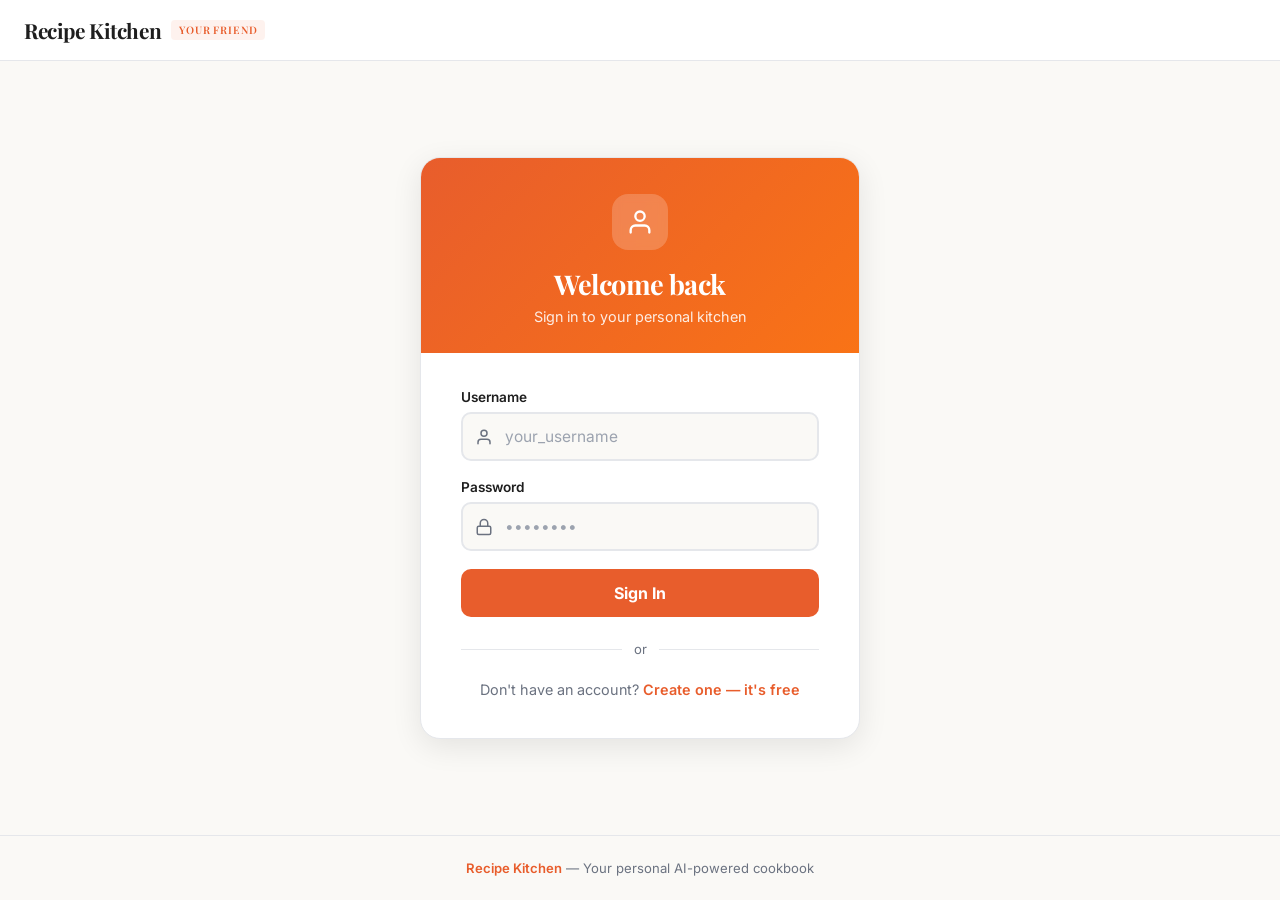
<file: templates/login.html>
<!DOCTYPE html>
<html lang="en">
<head>
  <meta charset="UTF-8" />
  <meta name="viewport" content="width=device-width, initial-scale=1.0" />
  <title>Sign In - Recipe Kitchen</title>
  <link rel="preconnect" href="https://fonts.googleapis.com" />
  <link rel="preconnect" href="https://fonts.gstatic.com" crossorigin />
  <link href="https://fonts.googleapis.com/css2?family=Inter:wght@400;500;600;700&family=Playfair+Display:wght@700&display=swap" rel="stylesheet" />
  <style>
    *, *::before, *::after { margin: 0; padding: 0; box-sizing: border-box; }

    :root {
      --color-bg: #faf9f6;
      --color-surface: #ffffff;
      --color-primary: #e85d2c;
      --color-primary-hover: #cf4e22;
      --color-text: #1e1e1e;
      --color-text-muted: #6b7280;
      --color-border: #e5e7eb;
      --color-error-bg: #fff1f0;
      --color-error: #dc2626;
      --radius: 12px;
      --shadow-md: 0 4px 12px rgba(0,0,0,0.07);
      --shadow-lg: 0 8px 30px rgba(0,0,0,0.09);
      --font-sans: "Inter", -apple-system, BlinkMacSystemFont, sans-serif;
      --font-display: "Playfair Display", Georgia, serif;
    }

    html { font-size: 16px; }
    body {
      font-family: var(--font-sans);
      background-color: var(--color-bg);
      color: var(--color-text);
      min-height: 100vh;
      display: flex;
      flex-direction: column;
      -webkit-font-smoothing: antialiased;
    }

    /* ── NAVBAR ── */
    .navbar {
      background: rgba(255,255,255,0.92);
      border-bottom: 1px solid var(--color-border);
      padding: 16px 24px;
      backdrop-filter: blur(10px);
      display: flex;
      align-items: center;
      justify-content: space-between;
    }
    .navbar-brand {
      display: flex;
      align-items: center;
      gap: 10px;
      font-family: var(--font-display);
      font-size: 1.3rem;
      font-weight: 700;
      color: var(--color-text);
      text-decoration: none;
      letter-spacing: -0.02em;
    }
    .navbar-brand svg { color: var(--color-primary); }
    .navbar-tag {
      font-size: 0.65rem;
      font-weight: 600;
      text-transform: uppercase;
      letter-spacing: 0.08em;
      color: var(--color-primary);
      background: rgba(232,93,44,0.08);
      padding: 3px 8px;
      border-radius: 4px;
    }

    /* ── MAIN LAYOUT ── */
    .page-wrap {
      flex: 1;
      display: flex;
      align-items: center;
      justify-content: center;
      padding: 48px 24px;
    }

    .auth-card {
      background: var(--color-surface);
      border: 1px solid var(--color-border);
      border-radius: 20px;
      box-shadow: var(--shadow-lg);
      width: 100%;
      max-width: 440px;
      overflow: hidden;
    }

    .auth-card-header {
      background: linear-gradient(135deg, var(--color-primary), #f97316);
      padding: 36px 40px 28px;
      color: #fff;
      text-align: center;
    }
    .auth-card-header .icon-wrap {
      width: 56px;
      height: 56px;
      background: rgba(255,255,255,0.2);
      border-radius: 16px;
      display: flex;
      align-items: center;
      justify-content: center;
      margin: 0 auto 16px;
      backdrop-filter: blur(4px);
    }
    .auth-card-header h1 {
      font-family: var(--font-display);
      font-size: 1.7rem;
      font-weight: 700;
      letter-spacing: -0.02em;
      margin-bottom: 6px;
    }
    .auth-card-header p {
      font-size: 0.9rem;
      opacity: 0.88;
    }

    .auth-card-body {
      padding: 36px 40px 40px;
    }

    /* ── FORM ── */
    .field {
      margin-bottom: 18px;
    }
    .field label {
      display: block;
      font-size: 0.85rem;
      font-weight: 600;
      color: var(--color-text);
      margin-bottom: 7px;
    }
    .input-wrap {
      position: relative;
      display: flex;
      align-items: center;
    }
    .input-wrap svg {
      position: absolute;
      left: 14px;
      color: var(--color-text-muted);
      width: 18px;
      height: 18px;
      pointer-events: none;
      flex-shrink: 0;
    }
    .input-wrap input {
      width: 100%;
      padding: 13px 14px 13px 42px;
      border: 2px solid var(--color-border);
      border-radius: 10px;
      font-size: 0.97rem;
      font-family: var(--font-sans);
      color: var(--color-text);
      background: var(--color-bg);
      outline: none;
      transition: border-color 0.2s, box-shadow 0.2s;
    }
    .input-wrap input:focus {
      border-color: var(--color-primary);
      box-shadow: 0 0 0 4px rgba(232,93,44,0.1);
      background: #fff;
    }
    .input-wrap input::placeholder { color: #9ca3af; }

    /* ── ERROR BANNER ── */
    .error-banner {
      display: none;
      align-items: center;
      gap: 10px;
      background: var(--color-error-bg);
      border: 1px solid #fecaca;
      color: var(--color-error);
      font-size: 0.88rem;
      font-weight: 500;
      padding: 12px 14px;
      border-radius: 10px;
      margin-bottom: 20px;
    }
    .error-banner.visible { display: flex; }
    .error-banner svg { width: 18px; height: 18px; flex-shrink: 0; }

    /* ── SUBMIT BUTTON ── */
    .btn-primary {
      width: 100%;
      background: var(--color-primary);
      color: #fff;
      border: none;
      border-radius: 10px;
      padding: 14px;
      font-size: 1rem;
      font-weight: 700;
      font-family: var(--font-sans);
      cursor: pointer;
      transition: background 0.2s, transform 0.1s;
      display: flex;
      align-items: center;
      justify-content: center;
      gap: 8px;
      margin-top: 8px;
    }
    .btn-primary:hover { background: var(--color-primary-hover); }
    .btn-primary:active { transform: scale(0.98); }
    .btn-primary:disabled {
      opacity: 0.6;
      cursor: not-allowed;
    }
    .spinner {
      width: 18px; height: 18px;
      border: 2px solid rgba(255,255,255,0.4);
      border-top-color: #fff;
      border-radius: 50%;
      animation: spin 0.7s linear infinite;
      display: none;
    }
    .btn-primary.loading .spinner { display: block; }
    .btn-primary.loading .btn-text { display: none; }
    @keyframes spin { to { transform: rotate(360deg); } }

    /* ── DIVIDER ── */
    .divider {
      display: flex;
      align-items: center;
      gap: 12px;
      margin: 24px 0;
      color: var(--color-text-muted);
      font-size: 0.82rem;
    }
    .divider::before, .divider::after {
      content: "";
      flex: 1;
      height: 1px;
      background: var(--color-border);
    }

    /* ── SWITCH LINK ── */
    .switch-link {
      text-align: center;
      font-size: 0.9rem;
      color: var(--color-text-muted);
    }
    .switch-link a {
      color: var(--color-primary);
      font-weight: 600;
      text-decoration: none;
      transition: color 0.15s;
    }
    .switch-link a:hover { color: var(--color-primary-hover); text-decoration: underline; }

    /* ── FOOTER ── */
    .footer {
      text-align: center;
      padding: 24px;
      font-size: 0.82rem;
      color: var(--color-text-muted);
      border-top: 1px solid var(--color-border);
    }
    .footer-brand { font-weight: 600; color: var(--color-primary); }

    /* ── RESPONSIVE ── */
    @media (max-width: 500px) {
      .auth-card-header { padding: 28px 24px 22px; }
      .auth-card-body { padding: 28px 24px 32px; }
    }
  </style>
</head>
<body>

  <!-- Navbar -->
  <nav class="navbar">
    <a href="/" class="navbar-brand">
      Recipe Kitchen
      <span class="navbar-tag">Your Friend</span>
    </a>
  </nav>

  <!-- Page -->
  <main class="page-wrap">
    <div class="auth-card">

      <div class="auth-card-header">
        <div class="icon-wrap">
          <svg width="28" height="28" viewBox="0 0 24 24" fill="none" stroke="#fff" stroke-width="2" stroke-linecap="round" stroke-linejoin="round">
            <path d="M20 21v-2a4 4 0 0 0-4-4H8a4 4 0 0 0-4 4v2"/>
            <circle cx="12" cy="7" r="4"/>
          </svg>
        </div>
        <h1>Welcome back</h1>
        <p>Sign in to your personal kitchen</p>
      </div>

      <div class="auth-card-body">

        <div class="error-banner" id="errorBanner">
          <svg viewBox="0 0 24 24" fill="none" stroke="currentColor" stroke-width="2" stroke-linecap="round" stroke-linejoin="round">
            <circle cx="12" cy="12" r="10"/><line x1="12" y1="8" x2="12" y2="12"/><line x1="12" y1="16" x2="12.01" y2="16"/>
          </svg>
          <span id="errorText"></span>
        </div>

        <div class="field">
          <label for="username">Username</label>
          <div class="input-wrap">
            <svg viewBox="0 0 24 24" fill="none" stroke="currentColor" stroke-width="2" stroke-linecap="round" stroke-linejoin="round">
              <path d="M20 21v-2a4 4 0 0 0-4-4H8a4 4 0 0 0-4 4v2"/><circle cx="12" cy="7" r="4"/>
            </svg>
            <input type="text" id="username" placeholder="your_username" autocomplete="username" />
          </div>
        </div>

        <div class="field">
          <label for="password">Password</label>
          <div class="input-wrap">
            <svg viewBox="0 0 24 24" fill="none" stroke="currentColor" stroke-width="2" stroke-linecap="round" stroke-linejoin="round">
              <rect x="3" y="11" width="18" height="11" rx="2" ry="2"/><path d="M7 11V7a5 5 0 0 1 10 0v4"/>
            </svg>
            <input type="password" id="password" placeholder="••••••••" autocomplete="current-password" />
          </div>
        </div>

        <button class="btn-primary" id="loginBtn" onclick="doLogin()">
          <div class="spinner"></div>
          <span class="btn-text">Sign In</span>
        </button>

        <div class="divider">or</div>

        <div class="switch-link">
          Don't have an account? <a href="/register">Create one — it's free</a>
        </div>

      </div>
    </div>
  </main>

  <footer class="footer">
    <span class="footer-brand">Recipe Kitchen</span> — Your personal AI-powered cookbook
  </footer>

  <script>
    // Allow Enter key to submit
    document.addEventListener("keydown", function(e) {
      if (e.key === "Enter") doLogin();
    });

    function showError(msg) {
      const banner = document.getElementById("errorBanner");
      document.getElementById("errorText").textContent = msg;
      banner.classList.add("visible");
    }

    function clearError() {
      document.getElementById("errorBanner").classList.remove("visible");
    }

    async function doLogin() {
      clearError();
      const btn = document.getElementById("loginBtn");
      const username = document.getElementById("username").value.trim();
      const password = document.getElementById("password").value;

      if (!username || !password) {
        showError("Please enter your username and password.");
        return;
      }

      btn.disabled = true;
      btn.classList.add("loading");

      try {
        const res = await fetch("/api/auth/login", {
          method: "POST",
          headers: { "Content-Type": "application/json" },
          body: JSON.stringify({ username, password }),
        });
        const data = await res.json();
        if (res.ok && data.success) {
          window.location.href = "/";
        } else {
          showError(data.error || "Something went wrong. Please try again.");
        }
      } catch (err) {
        showError("Network error. Please check your connection.");
      } finally {
        btn.disabled = false;
        btn.classList.remove("loading");
      }
    }
  </script>
</body>
</html>
</file>
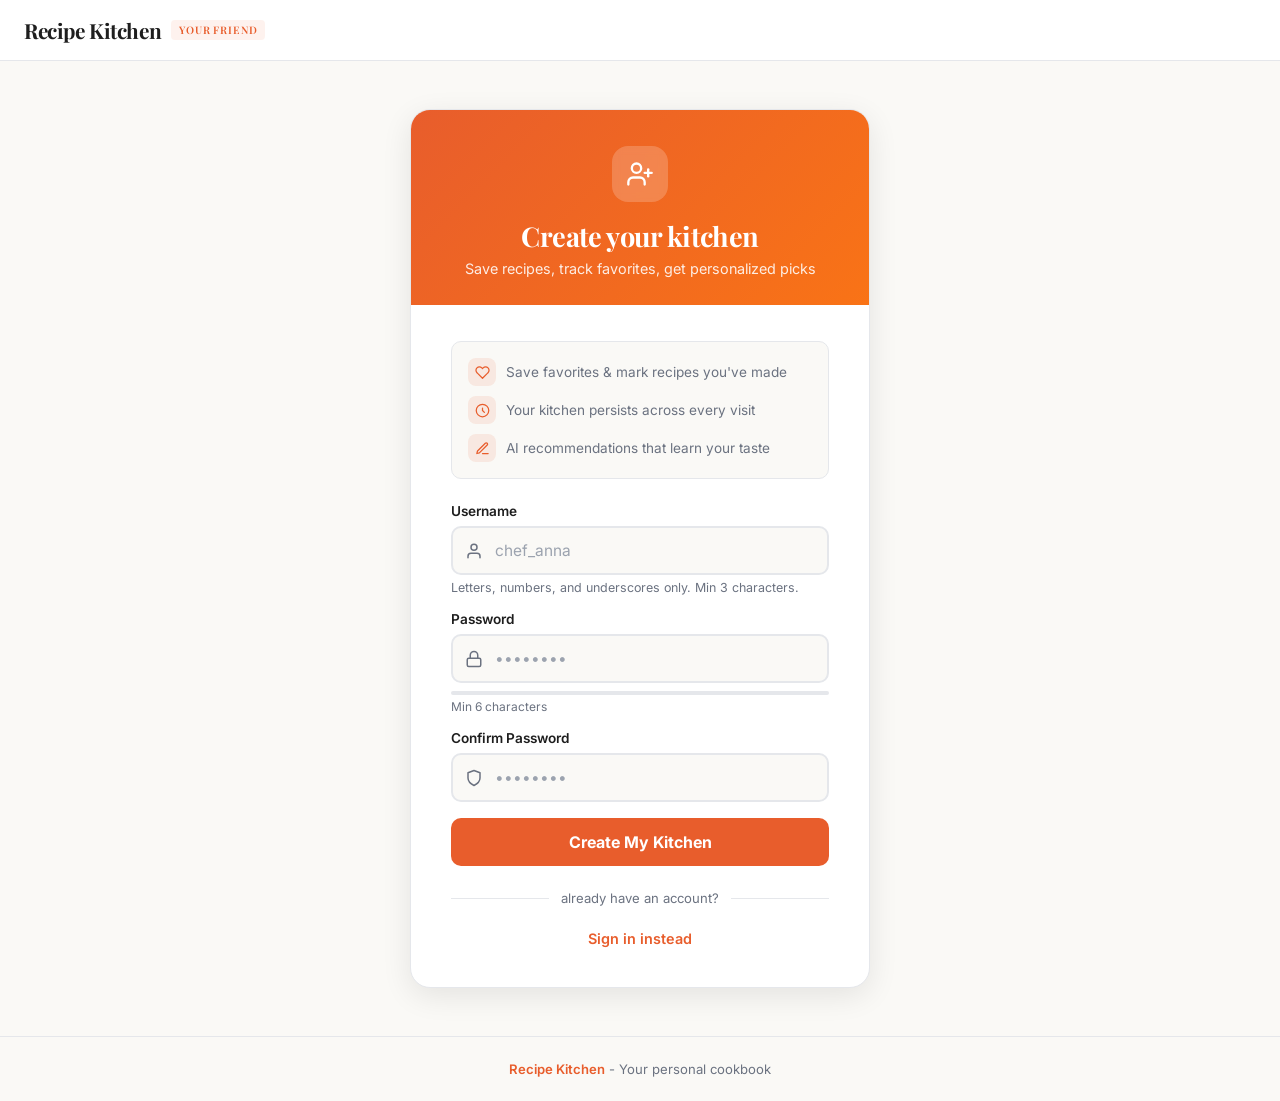
<file: templates/register.html>
<!DOCTYPE html>
<html lang="en">
<head>
  <meta charset="UTF-8" />
  <meta name="viewport" content="width=device-width, initial-scale=1.0" />
  <title>Create Account — Recipe Kitchen</title>
  <link rel="preconnect" href="https://fonts.googleapis.com" />
  <link rel="preconnect" href="https://fonts.gstatic.com" crossorigin />
  <link href="https://fonts.googleapis.com/css2?family=Inter:wght@400;500;600;700&family=Playfair+Display:wght@700&display=swap" rel="stylesheet" />
  <style>
    *, *::before, *::after { margin: 0; padding: 0; box-sizing: border-box; }

    :root {
      --color-bg: #faf9f6;
      --color-surface: #ffffff;
      --color-primary: #e85d2c;
      --color-primary-hover: #cf4e22;
      --color-text: #1e1e1e;
      --color-text-muted: #6b7280;
      --color-border: #e5e7eb;
      --color-error-bg: #fff1f0;
      --color-error: #dc2626;
      --color-success-bg: #f0fdf4;
      --color-success: #16a34a;
      --radius: 12px;
      --shadow-md: 0 4px 12px rgba(0,0,0,0.07);
      --shadow-lg: 0 8px 30px rgba(0,0,0,0.09);
      --font-sans: "Inter", -apple-system, BlinkMacSystemFont, sans-serif;
      --font-display: "Playfair Display", Georgia, serif;
    }

    html { font-size: 16px; }
    body {
      font-family: var(--font-sans);
      background-color: var(--color-bg);
      color: var(--color-text);
      min-height: 100vh;
      display: flex;
      flex-direction: column;
      -webkit-font-smoothing: antialiased;
    }

    /* ── NAVBAR ── */
    .navbar {
      background: rgba(255,255,255,0.92);
      border-bottom: 1px solid var(--color-border);
      padding: 16px 24px;
      backdrop-filter: blur(10px);
      display: flex;
      align-items: center;
      justify-content: space-between;
    }
    .navbar-brand {
      display: flex;
      align-items: center;
      gap: 10px;
      font-family: var(--font-display);
      font-size: 1.3rem;
      font-weight: 700;
      color: var(--color-text);
      text-decoration: none;
      letter-spacing: -0.02em;
    }
    .navbar-brand svg { color: var(--color-primary); }
    .navbar-tag {
      font-size: 0.65rem;
      font-weight: 600;
      text-transform: uppercase;
      letter-spacing: 0.08em;
      color: var(--color-primary);
      background: rgba(232,93,44,0.08);
      padding: 3px 8px;
      border-radius: 4px;
    }

    /* ── MAIN LAYOUT ── */
    .page-wrap {
      flex: 1;
      display: flex;
      align-items: center;
      justify-content: center;
      padding: 48px 24px;
    }

    .auth-card {
      background: var(--color-surface);
      border: 1px solid var(--color-border);
      border-radius: 20px;
      box-shadow: var(--shadow-lg);
      width: 100%;
      max-width: 460px;
      overflow: hidden;
    }

    .auth-card-header {
      background: linear-gradient(135deg, var(--color-primary), #f97316);
      padding: 36px 40px 28px;
      color: #fff;
      text-align: center;
    }
    .auth-card-header .icon-wrap {
      width: 56px;
      height: 56px;
      background: rgba(255,255,255,0.2);
      border-radius: 16px;
      display: flex;
      align-items: center;
      justify-content: center;
      margin: 0 auto 16px;
      backdrop-filter: blur(4px);
    }
    .auth-card-header h1 {
      font-family: var(--font-display);
      font-size: 1.7rem;
      font-weight: 700;
      letter-spacing: -0.02em;
      margin-bottom: 6px;
    }
    .auth-card-header p {
      font-size: 0.9rem;
      opacity: 0.88;
    }

    .auth-card-body {
      padding: 36px 40px 40px;
    }

    /* ── FORM ── */
    .field {
      margin-bottom: 16px;
    }
    .field label {
      display: block;
      font-size: 0.85rem;
      font-weight: 600;
      color: var(--color-text);
      margin-bottom: 7px;
    }
    .field .hint {
      font-size: 0.78rem;
      color: var(--color-text-muted);
      margin-top: 5px;
    }
    .input-wrap {
      position: relative;
      display: flex;
      align-items: center;
    }
    .input-wrap svg {
      position: absolute;
      left: 14px;
      color: var(--color-text-muted);
      width: 18px;
      height: 18px;
      pointer-events: none;
      flex-shrink: 0;
    }
    .input-wrap input {
      width: 100%;
      padding: 13px 14px 13px 42px;
      border: 2px solid var(--color-border);
      border-radius: 10px;
      font-size: 0.97rem;
      font-family: var(--font-sans);
      color: var(--color-text);
      background: var(--color-bg);
      outline: none;
      transition: border-color 0.2s, box-shadow 0.2s;
    }
    .input-wrap input:focus {
      border-color: var(--color-primary);
      box-shadow: 0 0 0 4px rgba(232,93,44,0.1);
      background: #fff;
    }
    .input-wrap input.valid {
      border-color: var(--color-success);
    }
    .input-wrap input::placeholder { color: #9ca3af; }

    /* Password strength bar */
    .strength-bar-wrap {
      margin-top: 8px;
      height: 4px;
      background: var(--color-border);
      border-radius: 100px;
      overflow: hidden;
    }
    .strength-bar {
      height: 100%;
      border-radius: 100px;
      transition: width 0.3s, background 0.3s;
      width: 0%;
    }
    .strength-label {
      font-size: 0.75rem;
      margin-top: 4px;
      color: var(--color-text-muted);
    }

    /* ── ERROR BANNER ── */
    .error-banner {
      display: none;
      align-items: center;
      gap: 10px;
      background: var(--color-error-bg);
      border: 1px solid #fecaca;
      color: var(--color-error);
      font-size: 0.88rem;
      font-weight: 500;
      padding: 12px 14px;
      border-radius: 10px;
      margin-bottom: 20px;
    }
    .error-banner.visible { display: flex; }
    .error-banner svg { width: 18px; height: 18px; flex-shrink: 0; }

    /* ── SUBMIT BUTTON ── */
    .btn-primary {
      width: 100%;
      background: var(--color-primary);
      color: #fff;
      border: none;
      border-radius: 10px;
      padding: 14px;
      font-size: 1rem;
      font-weight: 700;
      font-family: var(--font-sans);
      cursor: pointer;
      transition: background 0.2s, transform 0.1s;
      display: flex;
      align-items: center;
      justify-content: center;
      gap: 8px;
      margin-top: 8px;
    }
    .btn-primary:hover { background: var(--color-primary-hover); }
    .btn-primary:active { transform: scale(0.98); }
    .btn-primary:disabled { opacity: 0.6; cursor: not-allowed; }

    .spinner {
      width: 18px; height: 18px;
      border: 2px solid rgba(255,255,255,0.4);
      border-top-color: #fff;
      border-radius: 50%;
      animation: spin 0.7s linear infinite;
      display: none;
    }
    .btn-primary.loading .spinner { display: block; }
    .btn-primary.loading .btn-text { display: none; }
    @keyframes spin { to { transform: rotate(360deg); } }

    /* ── PERKS ── */
    .perks {
      display: flex;
      flex-direction: column;
      gap: 10px;
      margin-bottom: 24px;
      padding: 16px;
      background: var(--color-bg);
      border-radius: 10px;
      border: 1px solid var(--color-border);
    }
    .perk {
      display: flex;
      align-items: center;
      gap: 10px;
      font-size: 0.85rem;
      color: var(--color-text-muted);
    }
    .perk-icon {
      width: 28px;
      height: 28px;
      background: rgba(232,93,44,0.1);
      border-radius: 8px;
      display: flex;
      align-items: center;
      justify-content: center;
      flex-shrink: 0;
    }
    .perk-icon svg {
      width: 15px;
      height: 15px;
      color: var(--color-primary);
    }

    /* ── DIVIDER ── */
    .divider {
      display: flex;
      align-items: center;
      gap: 12px;
      margin: 24px 0;
      color: var(--color-text-muted);
      font-size: 0.82rem;
    }
    .divider::before, .divider::after {
      content: "";
      flex: 1;
      height: 1px;
      background: var(--color-border);
    }

    /* ── SWITCH LINK ── */
    .switch-link {
      text-align: center;
      font-size: 0.9rem;
      color: var(--color-text-muted);
    }
    .switch-link a {
      color: var(--color-primary);
      font-weight: 600;
      text-decoration: none;
      transition: color 0.15s;
    }
    .switch-link a:hover { color: var(--color-primary-hover); text-decoration: underline; }

    /* ── FOOTER ── */
    .footer {
      text-align: center;
      padding: 24px;
      font-size: 0.82rem;
      color: var(--color-text-muted);
      border-top: 1px solid var(--color-border);
    }
    .footer-brand { font-weight: 600; color: var(--color-primary); }

    /* ── RESPONSIVE ── */
    @media (max-width: 500px) {
      .auth-card-header { padding: 28px 24px 22px; }
      .auth-card-body { padding: 28px 24px 32px; }
    }
  </style>
</head>
<body>

  <!-- Navbar -->
  <nav class="navbar">
    <a href="/" class="navbar-brand">
      Recipe Kitchen
      <span class="navbar-tag">Your Friend</span>
    </a>
  </nav>

  <!-- Page -->
  <main class="page-wrap">
    <div class="auth-card">

      <div class="auth-card-header">
        <div class="icon-wrap">
          <svg width="28" height="28" viewBox="0 0 24 24" fill="none" stroke="#fff" stroke-width="2" stroke-linecap="round" stroke-linejoin="round">
            <path d="M16 21v-2a4 4 0 0 0-4-4H6a4 4 0 0 0-4 4v2"/>
            <circle cx="9" cy="7" r="4"/>
            <line x1="19" y1="8" x2="19" y2="14"/><line x1="22" y1="11" x2="16" y2="11"/>
          </svg>
        </div>
        <h1>Create your kitchen</h1>
        <p>Save recipes, track favorites, get personalized picks</p>
      </div>

      <div class="auth-card-body">

        <!-- Perks -->
        <div class="perks">
          <div class="perk">
            <div class="perk-icon">
              <svg viewBox="0 0 24 24" fill="none" stroke="currentColor" stroke-width="2" stroke-linecap="round" stroke-linejoin="round">
                <path d="M20.84 4.61a5.5 5.5 0 0 0-7.78 0L12 5.67l-1.06-1.06a5.5 5.5 0 0 0-7.78 7.78l1.06 1.06L12 21.23l7.78-7.78 1.06-1.06a5.5 5.5 0 0 0 0-7.78z"/>
              </svg>
            </div>
            Save favorites &amp; mark recipes you've made
          </div>
          <div class="perk">
            <div class="perk-icon">
              <svg viewBox="0 0 24 24" fill="none" stroke="currentColor" stroke-width="2" stroke-linecap="round" stroke-linejoin="round">
                <circle cx="12" cy="12" r="10"/><path d="M12 8v4l3 3"/>
              </svg>
            </div>
            Your kitchen persists across every visit
          </div>
          <div class="perk">
            <div class="perk-icon">
              <svg viewBox="0 0 24 24" fill="none" stroke="currentColor" stroke-width="2" stroke-linecap="round" stroke-linejoin="round">
                <path d="M12 20h9"/><path d="M16.5 3.5a2.121 2.121 0 0 1 3 3L7 19l-4 1 1-4L16.5 3.5z"/>
              </svg>
            </div>
            AI recommendations that learn your taste
          </div>
        </div>

        <div class="error-banner" id="errorBanner">
          <svg viewBox="0 0 24 24" fill="none" stroke="currentColor" stroke-width="2" stroke-linecap="round" stroke-linejoin="round">
            <circle cx="12" cy="12" r="10"/><line x1="12" y1="8" x2="12" y2="12"/><line x1="12" y1="16" x2="12.01" y2="16"/>
          </svg>
          <span id="errorText"></span>
        </div>

        <div class="field">
          <label for="username">Username</label>
          <div class="input-wrap">
            <svg viewBox="0 0 24 24" fill="none" stroke="currentColor" stroke-width="2" stroke-linecap="round" stroke-linejoin="round">
              <path d="M20 21v-2a4 4 0 0 0-4-4H8a4 4 0 0 0-4 4v2"/><circle cx="12" cy="7" r="4"/>
            </svg>
            <input type="text" id="username" placeholder="chef_anna" autocomplete="username" />
          </div>
          <div class="hint">Letters, numbers, and underscores only. Min 3 characters.</div>
        </div>

        <div class="field">
          <label for="password">Password</label>
          <div class="input-wrap">
            <svg viewBox="0 0 24 24" fill="none" stroke="currentColor" stroke-width="2" stroke-linecap="round" stroke-linejoin="round">
              <rect x="3" y="11" width="18" height="11" rx="2" ry="2"/><path d="M7 11V7a5 5 0 0 1 10 0v4"/>
            </svg>
            <input type="password" id="password" placeholder="••••••••" autocomplete="new-password" oninput="updateStrength()" />
          </div>
          <div class="strength-bar-wrap">
            <div class="strength-bar" id="strengthBar"></div>
          </div>
          <div class="strength-label" id="strengthLabel">Min 6 characters</div>
        </div>

        <div class="field">
          <label for="confirm">Confirm Password</label>
          <div class="input-wrap">
            <svg viewBox="0 0 24 24" fill="none" stroke="currentColor" stroke-width="2" stroke-linecap="round" stroke-linejoin="round">
              <path d="M12 22s8-4 8-10V5l-8-3-8 3v7c0 6 8 10 8 10z"/>
            </svg>
            <input type="password" id="confirm" placeholder="••••••••" autocomplete="new-password" />
          </div>
        </div>

        <button class="btn-primary" id="registerBtn" onclick="doRegister()">
          <div class="spinner"></div>
          <span class="btn-text">Create My Kitchen</span>
        </button>

        <div class="divider">already have an account?</div>

        <div class="switch-link">
          <a href="/login">Sign in instead</a>
        </div>

      </div>
    </div>
  </main>

  <footer class="footer">
    <span class="footer-brand">Recipe Kitchen</span> - Your personal cookbook
  </footer>

  <script>
    document.addEventListener("keydown", function(e) {
      if (e.key === "Enter") doRegister();
    });

    function showError(msg) {
      const banner = document.getElementById("errorBanner");
      document.getElementById("errorText").textContent = msg;
      banner.classList.add("visible");
    }
    function clearError() {
      document.getElementById("errorBanner").classList.remove("visible");
    }

    function updateStrength() {
      const pw = document.getElementById("password").value;
      const bar = document.getElementById("strengthBar");
      const label = document.getElementById("strengthLabel");

      let score = 0;
      if (pw.length >= 6) score++;
      if (pw.length >= 10) score++;
      if (/[A-Z]/.test(pw)) score++;
      if (/[0-9]/.test(pw)) score++;
      if (/[^A-Za-z0-9]/.test(pw)) score++;

      const widths  = ["0%", "20%", "40%", "65%", "85%", "100%"];
      const colors  = ["#e5e7eb", "#ef4444", "#f97316", "#eab308", "#22c55e", "#16a34a"];
      const labels  = ["", "Too short", "Weak", "Fair", "Good", "Strong"];

      bar.style.width      = widths[score];
      bar.style.background = colors[score];
      label.textContent    = score === 0 ? "Min 6 characters" : labels[score];
    }

    async function doRegister() {
      clearError();
      const btn      = document.getElementById("registerBtn");
      const username = document.getElementById("username").value.trim();
      const password = document.getElementById("password").value;
      const confirm  = document.getElementById("confirm").value;

      if (!username || !password || !confirm) {
        showError("Please fill in all fields.");
        return;
      }
      if (password !== confirm) {
        showError("Passwords do not match.");
        return;
      }

      btn.disabled = true;
      btn.classList.add("loading");

      try {
        const res = await fetch("/api/auth/register", {
          method: "POST",
          headers: { "Content-Type": "application/json" },
          body: JSON.stringify({ username, password, confirm }),
        });
        const data = await res.json();
        if (res.ok && data.success) {
          window.location.href = "/";
        } else {
          showError(data.error || "Something went wrong. Please try again.");
        }
      } catch (err) {
        showError("Network error. Please check your connection.");
      } finally {
        btn.disabled = false;
        btn.classList.remove("loading");
      }
    }
  </script>
</body>
</html>
</file>
